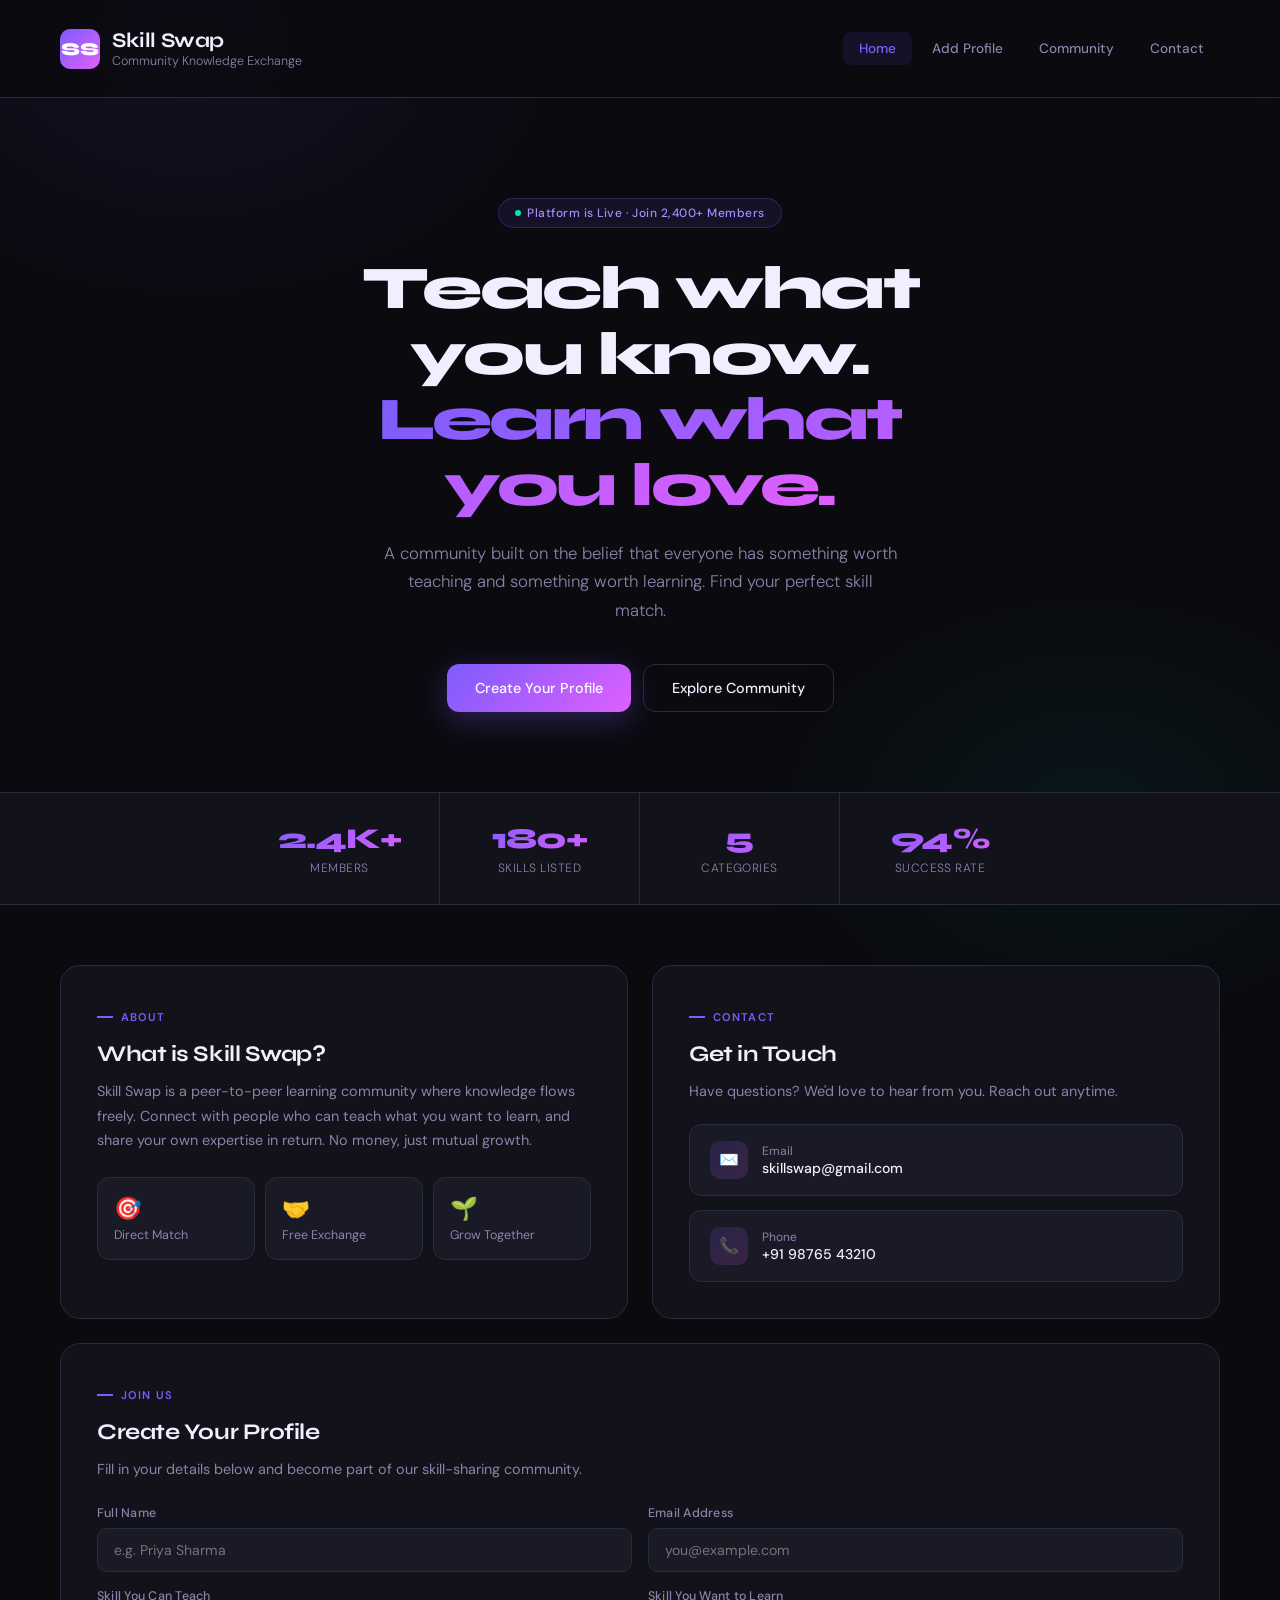
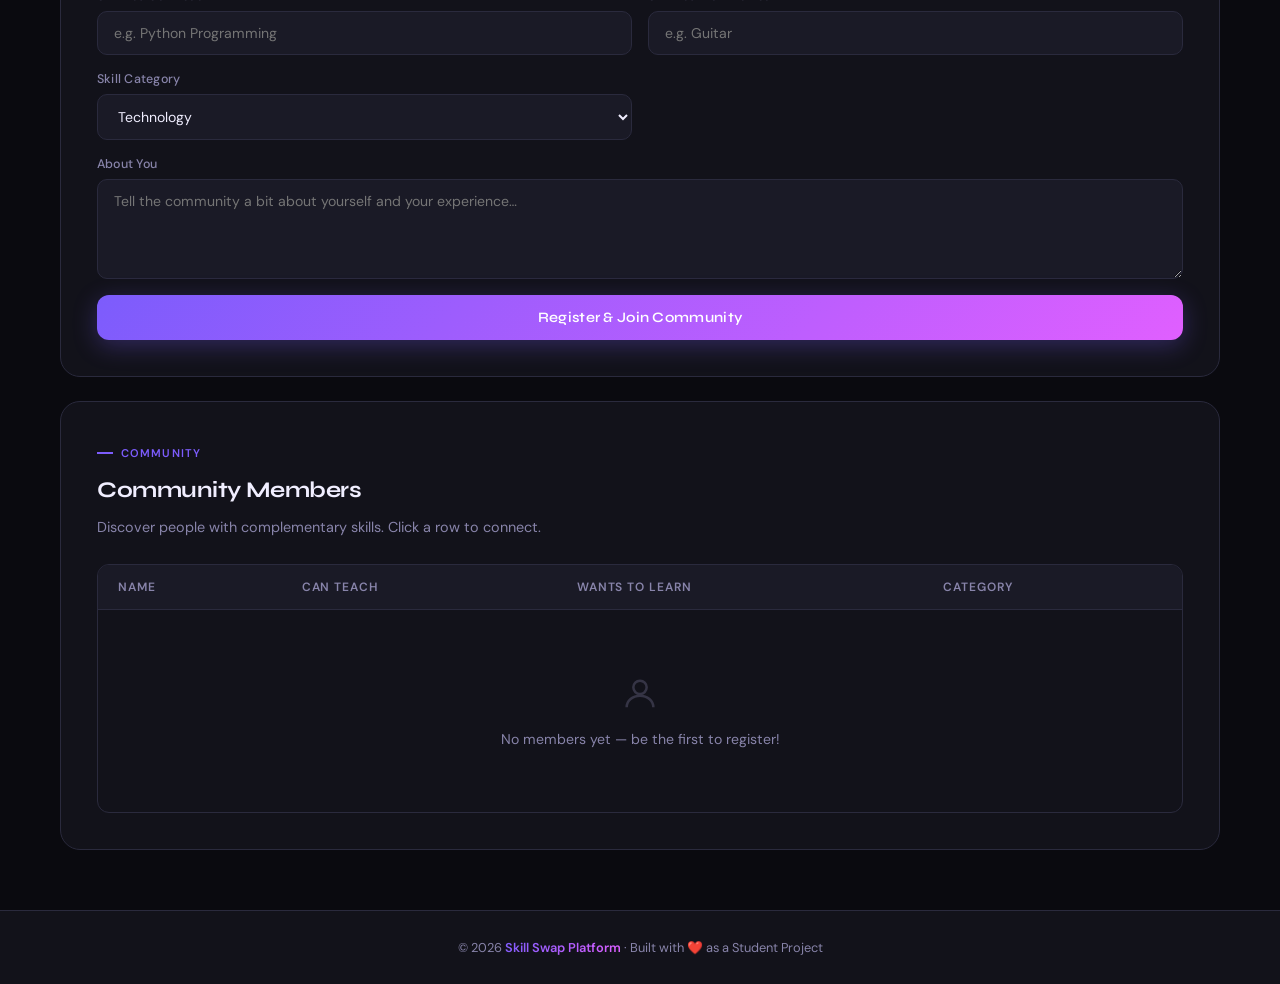
<file: index.html>
<!DOCTYPE html>
<html lang="en">
<head>
    <meta charset="UTF-8">
    <meta name="viewport" content="width=device-width, initial-scale=1.0">
    <title>Skill Swap Platform</title>
    <link href="https://fonts.googleapis.com/css2?family=Syne:wght@400;600;700;800&family=DM+Sans:ital,wght@0,300;0,400;0,500;1,300&display=swap" rel="stylesheet">
    <style>
        :root {
            --bg: #0a0a0f;
            --surface: #12121a;
            --surface2: #1a1a26;
            --border: #2a2a3d;
            --accent: #7c5cfc;
            --accent2: #e05fff;
            --accent3: #00e5c3;
            --text: #f0eeff;
            --text-muted: #8884aa;
            --card-glow: rgba(124, 92, 252, 0.12);
        }

        * { margin: 0; padding: 0; box-sizing: border-box; }

        body {
            font-family: 'DM Sans', sans-serif;
            background: var(--bg);
            color: var(--text);
            min-height: 100vh;
            overflow-x: hidden;
        }

        /* Ambient background */
        body::before {
            content: '';
            position: fixed;
            top: -30%;
            left: -20%;
            width: 70%;
            height: 70%;
            background: radial-gradient(ellipse, rgba(124,92,252,0.08) 0%, transparent 65%);
            pointer-events: none;
            z-index: 0;
        }
        body::after {
            content: '';
            position: fixed;
            bottom: -20%;
            right: -15%;
            width: 60%;
            height: 60%;
            background: radial-gradient(ellipse, rgba(0,229,195,0.06) 0%, transparent 65%);
            pointer-events: none;
            z-index: 0;
        }

        /* ─── HEADER ─── */
        header {
            position: relative;
            z-index: 10;
            padding: 28px 60px;
            display: flex;
            align-items: center;
            justify-content: space-between;
            border-bottom: 1px solid var(--border);
            background: rgba(10,10,15,0.8);
            backdrop-filter: blur(16px);
        }

        .logo {
            display: flex;
            align-items: center;
            gap: 12px;
        }

        .logo-mark {
            width: 40px;
            height: 40px;
            border-radius: 10px;
            background: linear-gradient(135deg, var(--accent), var(--accent2));
            display: flex;
            align-items: center;
            justify-content: center;
            font-family: 'Syne', sans-serif;
            font-weight: 800;
            font-size: 18px;
            color: #fff;
        }

        header h1 {
            font-family: 'Syne', sans-serif;
            font-weight: 700;
            font-size: 1.3rem;
            letter-spacing: -0.02em;
            color: var(--text);
        }

        header p {
            font-size: 0.78rem;
            color: var(--text-muted);
            font-weight: 300;
        }

        /* ─── NAV ─── */
        nav {
            position: relative;
            z-index: 10;
            display: flex;
            gap: 4px;
            align-items: center;
        }

        nav a {
            font-family: 'DM Sans', sans-serif;
            font-size: 0.85rem;
            font-weight: 500;
            color: var(--text-muted);
            text-decoration: none;
            padding: 8px 16px;
            border-radius: 8px;
            transition: all 0.2s;
        }
        nav a:hover { color: var(--text); background: var(--surface2); }
        nav a.active { color: var(--accent); background: rgba(124,92,252,0.1); }

        /* ─── HERO ─── */
        .hero {
            position: relative;
            z-index: 2;
            text-align: center;
            padding: 100px 40px 80px;
            max-width: 780px;
            margin: 0 auto;
        }

        .hero-badge {
            display: inline-flex;
            align-items: center;
            gap: 6px;
            background: rgba(124,92,252,0.1);
            border: 1px solid rgba(124,92,252,0.25);
            border-radius: 100px;
            padding: 6px 16px;
            font-size: 0.75rem;
            font-weight: 500;
            color: #a78bfa;
            margin-bottom: 28px;
            letter-spacing: 0.04em;
        }
        .hero-badge::before {
            content: '';
            width: 6px; height: 6px;
            background: var(--accent3);
            border-radius: 50%;
            animation: pulse 2s infinite;
        }
        @keyframes pulse {
            0%,100% { opacity:1; transform: scale(1); }
            50% { opacity:0.5; transform: scale(0.8); }
        }

        .hero h2 {
            font-family: 'Syne', sans-serif;
            font-weight: 800;
            font-size: clamp(2.4rem, 5vw, 3.8rem);
            letter-spacing: -0.04em;
            line-height: 1.08;
            margin-bottom: 20px;
        }

        .hero h2 span {
            background: linear-gradient(135deg, var(--accent), var(--accent2));
            -webkit-background-clip: text;
            -webkit-text-fill-color: transparent;
            background-clip: text;
        }

        .hero p {
            font-size: 1.05rem;
            color: var(--text-muted);
            font-weight: 300;
            line-height: 1.7;
            max-width: 520px;
            margin: 0 auto 40px;
        }

        .hero-actions {
            display: flex;
            gap: 12px;
            justify-content: center;
            flex-wrap: wrap;
        }

        .btn-primary {
            background: linear-gradient(135deg, var(--accent), var(--accent2));
            color: #fff;
            border: none;
            padding: 14px 28px;
            border-radius: 12px;
            font-family: 'DM Sans', sans-serif;
            font-size: 0.9rem;
            font-weight: 500;
            cursor: pointer;
            transition: all 0.25s;
            box-shadow: 0 8px 32px rgba(124,92,252,0.3);
        }
        .btn-primary:hover { transform: translateY(-2px); box-shadow: 0 12px 40px rgba(124,92,252,0.45); }

        .btn-ghost {
            background: transparent;
            color: var(--text);
            border: 1px solid var(--border);
            padding: 14px 28px;
            border-radius: 12px;
            font-family: 'DM Sans', sans-serif;
            font-size: 0.9rem;
            font-weight: 500;
            cursor: pointer;
            transition: all 0.25s;
        }
        .btn-ghost:hover { border-color: var(--accent); color: var(--accent); background: rgba(124,92,252,0.05); }

        /* ─── STATS BAR ─── */
        .stats-bar {
            position: relative;
            z-index: 2;
            display: flex;
            justify-content: center;
            gap: 0;
            border-top: 1px solid var(--border);
            border-bottom: 1px solid var(--border);
            background: var(--surface);
        }

        .stat-item {
            flex: 1;
            max-width: 200px;
            text-align: center;
            padding: 28px 20px;
            border-right: 1px solid var(--border);
        }
        .stat-item:last-child { border-right: none; }

        .stat-num {
            font-family: 'Syne', sans-serif;
            font-size: 1.8rem;
            font-weight: 800;
            letter-spacing: -0.03em;
            background: linear-gradient(135deg, var(--accent), var(--accent2));
            -webkit-background-clip: text;
            -webkit-text-fill-color: transparent;
            background-clip: text;
        }

        .stat-label {
            font-size: 0.75rem;
            color: var(--text-muted);
            font-weight: 300;
            margin-top: 4px;
            letter-spacing: 0.04em;
            text-transform: uppercase;
        }

        /* ─── MAIN LAYOUT ─── */
        .main-content {
            position: relative;
            z-index: 2;
            display: grid;
            grid-template-columns: 1fr 1fr;
            gap: 24px;
            padding: 60px;
            max-width: 1300px;
            margin: 0 auto;
        }

        /* ─── CARD ─── */
        .card {
            background: var(--surface);
            border: 1px solid var(--border);
            border-radius: 20px;
            padding: 36px;
            transition: all 0.3s;
            position: relative;
            overflow: hidden;
        }
        .card::before {
            content: '';
            position: absolute;
            top: 0; left: 0; right: 0;
            height: 1px;
            background: linear-gradient(90deg, transparent, rgba(124,92,252,0.4), transparent);
            opacity: 0;
            transition: opacity 0.3s;
        }
        .card:hover { border-color: rgba(124,92,252,0.3); box-shadow: 0 20px 60px var(--card-glow); }
        .card:hover::before { opacity: 1; }

        .card-full { grid-column: 1 / -1; }

        .section-tag {
            display: inline-flex;
            align-items: center;
            gap: 8px;
            font-size: 0.7rem;
            font-weight: 600;
            letter-spacing: 0.1em;
            text-transform: uppercase;
            color: var(--accent);
            margin-bottom: 16px;
        }
        .section-tag::before {
            content: '';
            display: block;
            width: 16px; height: 2px;
            background: var(--accent);
        }

        .card h2 {
            font-family: 'Syne', sans-serif;
            font-weight: 700;
            font-size: 1.4rem;
            letter-spacing: -0.02em;
            margin-bottom: 12px;
        }
        .card > p {
            color: var(--text-muted);
            font-size: 0.9rem;
            line-height: 1.7;
        }

        /* ─── FORM ─── */
        .form-grid {
            display: grid;
            grid-template-columns: 1fr 1fr;
            gap: 16px;
            margin-top: 24px;
        }

        .form-group {
            display: flex;
            flex-direction: column;
            gap: 7px;
        }
        .form-group.full { grid-column: 1 / -1; }

        label {
            font-size: 0.78rem;
            font-weight: 500;
            color: var(--text-muted);
            letter-spacing: 0.02em;
        }

        input[type="text"],
        input[type="email"],
        select,
        textarea {
            background: var(--surface2);
            border: 1px solid var(--border);
            border-radius: 10px;
            padding: 12px 16px;
            color: var(--text);
            font-family: 'DM Sans', sans-serif;
            font-size: 0.88rem;
            outline: none;
            transition: all 0.2s;
            width: 100%;
        }

        input:focus, select:focus, textarea:focus {
            border-color: var(--accent);
            background: rgba(124,92,252,0.04);
            box-shadow: 0 0 0 3px rgba(124,92,252,0.12);
        }

        select option { background: var(--surface2); }

        textarea {
            resize: vertical;
            min-height: 100px;
        }

        input[type="submit"], .submit-btn {
            grid-column: 1 / -1;
            background: linear-gradient(135deg, var(--accent), var(--accent2));
            color: #fff;
            border: none;
            padding: 14px;
            border-radius: 12px;
            font-family: 'Syne', sans-serif;
            font-size: 0.9rem;
            font-weight: 600;
            cursor: pointer;
            letter-spacing: 0.02em;
            transition: all 0.25s;
            box-shadow: 0 6px 24px rgba(124,92,252,0.3);
        }
        input[type="submit"]:hover, .submit-btn:hover {
            transform: translateY(-1px);
            box-shadow: 0 10px 32px rgba(124,92,252,0.45);
        }

        /* ─── TABLE ─── */
        .table-wrapper {
            overflow-x: auto;
            margin-top: 24px;
            border-radius: 12px;
            border: 1px solid var(--border);
        }

        table {
            width: 100%;
            border-collapse: collapse;
        }

        thead tr {
            background: var(--surface2);
        }

        th {
            font-family: 'DM Sans', sans-serif;
            font-size: 0.75rem;
            font-weight: 600;
            letter-spacing: 0.08em;
            text-transform: uppercase;
            color: var(--text-muted);
            padding: 14px 20px;
            text-align: left;
            border-bottom: 1px solid var(--border);
        }

        td {
            padding: 16px 20px;
            font-size: 0.88rem;
            border-bottom: 1px solid rgba(42,42,61,0.5);
            vertical-align: middle;
        }

        tbody tr:last-child td { border-bottom: none; }

        tbody tr {
            transition: background 0.2s;
        }
        tbody tr:hover { background: rgba(124,92,252,0.04); }

        .skill-badge {
            display: inline-flex;
            align-items: center;
            gap: 6px;
            padding: 4px 12px;
            border-radius: 6px;
            font-size: 0.78rem;
            font-weight: 500;
        }
        .skill-teach {
            background: rgba(0,229,195,0.1);
            color: var(--accent3);
            border: 1px solid rgba(0,229,195,0.2);
        }
        .skill-learn {
            background: rgba(124,92,252,0.1);
            color: #a78bfa;
            border: 1px solid rgba(124,92,252,0.2);
        }
        .cat-badge {
            background: var(--surface2);
            color: var(--text-muted);
            border: 1px solid var(--border);
            padding: 3px 10px;
            border-radius: 6px;
            font-size: 0.75rem;
        }

        .empty-state {
            text-align: center;
            padding: 48px;
            color: var(--text-muted);
        }
        .empty-state svg {
            opacity: 0.3;
            margin-bottom: 12px;
        }
        .empty-state p { font-size: 0.88rem; }

        /* ─── CONTACT ─── */
        .contact-items {
            display: flex;
            flex-direction: column;
            gap: 14px;
            margin-top: 20px;
        }
        .contact-item {
            display: flex;
            align-items: center;
            gap: 14px;
            padding: 16px 20px;
            background: var(--surface2);
            border: 1px solid var(--border);
            border-radius: 12px;
            transition: all 0.2s;
        }
        .contact-item:hover { border-color: rgba(124,92,252,0.3); }
        .contact-icon {
            width: 38px; height: 38px;
            border-radius: 10px;
            background: linear-gradient(135deg, rgba(124,92,252,0.15), rgba(224,95,255,0.15));
            display: flex; align-items: center; justify-content: center;
            font-size: 16px;
            flex-shrink: 0;
        }
        .contact-label { font-size: 0.75rem; color: var(--text-muted); }
        .contact-value { font-size: 0.88rem; font-weight: 500; }

        /* ─── FOOTER ─── */
        footer {
            position: relative;
            z-index: 2;
            text-align: center;
            padding: 28px 40px;
            border-top: 1px solid var(--border);
            color: var(--text-muted);
            font-size: 0.8rem;
            background: var(--surface);
        }
        footer span {
            background: linear-gradient(135deg, var(--accent), var(--accent2));
            -webkit-background-clip: text;
            -webkit-text-fill-color: transparent;
            background-clip: text;
            font-weight: 600;
        }

        /* Staggered entrance animation */
        .animate-in {
            opacity: 0;
            transform: translateY(20px);
            animation: fadeUp 0.5s ease forwards;
        }
        @keyframes fadeUp {
            to { opacity: 1; transform: translateY(0); }
        }
        .delay-1 { animation-delay: 0.1s; }
        .delay-2 { animation-delay: 0.2s; }
        .delay-3 { animation-delay: 0.3s; }
        .delay-4 { animation-delay: 0.4s; }

        @media (max-width: 900px) {
            header { padding: 20px 24px; flex-wrap: wrap; gap: 16px; }
            .main-content { grid-template-columns: 1fr; padding: 24px; gap: 16px; }
            .card-full { grid-column: 1; }
            .form-grid { grid-template-columns: 1fr; }
            .hero { padding: 60px 24px 50px; }
            .stats-bar { flex-wrap: wrap; }
            .stat-item { flex: 1 1 40%; border-bottom: 1px solid var(--border); }
        }
    </style>
</head>
<body>

<!-- HEADER -->
<header>
    <div class="logo">
        <div class="logo-mark">SS</div>
        <div>
            <h1>Skill Swap</h1>
            <p>Community Knowledge Exchange</p>
        </div>
    </div>
    <nav>
        <a href="#" class="active">Home</a>
        <a href="#profile-form">Add Profile</a>
        <a href="#community">Community</a>
        <a href="#contact">Contact</a>
    </nav>
</header>

<!-- HERO -->
<section class="hero">
    <div class="hero-badge animate-in">Platform is Live · Join 2,400+ Members</div>
    <h2 class="animate-in delay-1">Teach what you know.<br><span>Learn what you love.</span></h2>
    <p class="animate-in delay-2">A community built on the belief that everyone has something worth teaching and something worth learning. Find your perfect skill match.</p>
    <div class="hero-actions animate-in delay-3">
        <button class="btn-primary" onclick="document.getElementById('profile-form').scrollIntoView({behavior:'smooth'})">Create Your Profile</button>
        <button class="btn-ghost" onclick="document.getElementById('community').scrollIntoView({behavior:'smooth'})">Explore Community</button>
    </div>
</section>

<!-- STATS BAR -->
<div class="stats-bar animate-in delay-4">
    <div class="stat-item">
        <div class="stat-num">2.4K+</div>
        <div class="stat-label">Members</div>
    </div>
    <div class="stat-item">
        <div class="stat-num">180+</div>
        <div class="stat-label">Skills Listed</div>
    </div>
    <div class="stat-item">
        <div class="stat-num">5</div>
        <div class="stat-label">Categories</div>
    </div>
    <div class="stat-item">
        <div class="stat-num">94%</div>
        <div class="stat-label">Success Rate</div>
    </div>
</div>

<!-- MAIN CONTENT -->
<div class="main-content">

    <!-- ABOUT -->
    <div class="card animate-in delay-1">
        <div class="section-tag">About</div>
        <h2>What is Skill Swap?</h2>
        <p>Skill Swap is a peer-to-peer learning community where knowledge flows freely. Connect with people who can teach what you want to learn, and share your own expertise in return. No money, just mutual growth.</p>
        <div style="display:flex; gap:10px; margin-top:24px; flex-wrap:wrap;">
            <div style="flex:1; min-width:120px; padding:16px; background:var(--surface2); border-radius:12px; border:1px solid var(--border);">
                <div style="font-size:1.4rem; margin-bottom:4px;">🎯</div>
                <div style="font-size:0.78rem; color:var(--text-muted);">Direct Match</div>
            </div>
            <div style="flex:1; min-width:120px; padding:16px; background:var(--surface2); border-radius:12px; border:1px solid var(--border);">
                <div style="font-size:1.4rem; margin-bottom:4px;">🤝</div>
                <div style="font-size:0.78rem; color:var(--text-muted);">Free Exchange</div>
            </div>
            <div style="flex:1; min-width:120px; padding:16px; background:var(--surface2); border-radius:12px; border:1px solid var(--border);">
                <div style="font-size:1.4rem; margin-bottom:4px;">🌱</div>
                <div style="font-size:0.78rem; color:var(--text-muted);">Grow Together</div>
            </div>
        </div>
    </div>

    <!-- CONTACT -->
    <div class="card animate-in delay-2" id="contact">
        <div class="section-tag">Contact</div>
        <h2>Get in Touch</h2>
        <p>Have questions? We'd love to hear from you. Reach out anytime.</p>
        <div class="contact-items">
            <div class="contact-item">
                <div class="contact-icon">✉️</div>
                <div>
                    <div class="contact-label">Email</div>
                    <div class="contact-value">skillswap@gmail.com</div>
                </div>
            </div>
            <div class="contact-item">
                <div class="contact-icon">📞</div>
                <div>
                    <div class="contact-label">Phone</div>
                    <div class="contact-value">+91 98765 43210</div>
                </div>
            </div>
        </div>
    </div>

    <!-- PROFILE FORM -->
    <div class="card card-full animate-in delay-1" id="profile-form">
        <div class="section-tag">Join Us</div>
        <h2>Create Your Profile</h2>
        <p>Fill in your details below and become part of our skill-sharing community.</p>

        <form id="registerForm">
            <div class="form-grid">
                <div class="form-group">
                    <label for="name">Full Name</label>
                    <input type="text" id="name" placeholder="e.g. Priya Sharma" required>
                </div>
                <div class="form-group">
                    <label for="email">Email Address</label>
                    <input type="email" id="email" placeholder="you@example.com" required>
                </div>
                <div class="form-group">
                    <label for="teach">Skill You Can Teach</label>
                    <input type="text" id="teach" placeholder="e.g. Python Programming" required>
                </div>
                <div class="form-group">
                    <label for="learn">Skill You Want to Learn</label>
                    <input type="text" id="learn" placeholder="e.g. Guitar" required>
                </div>
                <div class="form-group">
                    <label for="category">Skill Category</label>
                    <select id="category">
                        <option value="Technology">Technology</option>
                        <option value="Arts">Arts</option>
                        <option value="Music">Music</option>
                        <option value="Cooking">Cooking</option>
                        <option value="Sports">Sports</option>
                    </select>
                </div>
                <div class="form-group full">
                    <label for="about">About You</label>
                    <textarea id="about" placeholder="Tell the community a bit about yourself and your experience…"></textarea>
                </div>
                <input type="submit" value="Register & Join Community">
            </div>
        </form>
    </div>

    <!-- COMMUNITY TABLE -->
    <div class="card card-full animate-in delay-2" id="community">
        <div class="section-tag">Community</div>
        <h2>Community Members</h2>
        <p>Discover people with complementary skills. Click a row to connect.</p>

        <div class="table-wrapper">
            <table id="membersTable">
                <thead>
                    <tr>
                        <th>Name</th>
                        <th>Can Teach</th>
                        <th>Wants to Learn</th>
                        <th>Category</th>
                    </tr>
                </thead>
                <tbody id="membersBody">
                    <tr>
                        <td colspan="4">
                            <div class="empty-state">
                                <svg width="40" height="40" viewBox="0 0 24 24" fill="none" stroke="currentColor" stroke-width="1.5"><circle cx="12" cy="8" r="4"/><path d="M4 20c0-4 3.6-7 8-7s8 3 8 7"/></svg>
                                <p>No members yet — be the first to register!</p>
                            </div>
                        </td>
                    </tr>
                </tbody>
            </table>
        </div>
    </div>

</div>

<!-- FOOTER -->
<footer>
    <p>© 2026 <span>Skill Swap Platform</span> · Built with ❤️ as a Student Project</p>
</footer>

<script>
    const form = document.getElementById('registerForm');
    const body = document.getElementById('membersBody');
    let members = [];

    form.addEventListener('submit', function(e) {
        e.preventDefault();
        const name     = document.getElementById('name').value.trim();
        const email    = document.getElementById('email').value.trim();
        const teach    = document.getElementById('teach').value.trim();
        const learn    = document.getElementById('learn').value.trim();
        const category = document.getElementById('category').value;

        if (!name || !teach || !learn) return;

        members.push({ name, email, teach, learn, category });
        renderTable();
        form.reset();

        document.getElementById('community').scrollIntoView({ behavior: 'smooth' });
    });

    function renderTable() {
        if (members.length === 0) {
            body.innerHTML = `<tr><td colspan="4"><div class="empty-state"><svg width="40" height="40" viewBox="0 0 24 24" fill="none" stroke="currentColor" stroke-width="1.5"><circle cx="12" cy="8" r="4"/><path d="M4 20c0-4 3.6-7 8-7s8 3 8 7"/></svg><p>No members yet — be the first to register!</p></div></td></tr>`;
            return;
        }
        body.innerHTML = members.map((m, i) => `
            <tr style="animation: fadeUp 0.3s ease ${i * 0.05}s both;">
                <td>
                    <div style="display:flex;align-items:center;gap:12px;">
                        <div style="width:32px;height:32px;border-radius:8px;background:linear-gradient(135deg,var(--accent),var(--accent2));display:flex;align-items:center;justify-content:center;font-family:'Syne',sans-serif;font-weight:700;font-size:0.8rem;flex-shrink:0;">${m.name[0].toUpperCase()}</div>
                        <div>
                            <div style="font-weight:500;">${m.name}</div>
                            <div style="font-size:0.72rem;color:var(--text-muted);">${m.email}</div>
                        </div>
                    </div>
                </td>
                <td><span class="skill-badge skill-teach">↑ ${m.teach}</span></td>
                <td><span class="skill-badge skill-learn">↓ ${m.learn}</span></td>
                <td><span class="cat-badge">${m.category}</span></td>
            </tr>
        `).join('');
    }
</script>
</body>
</html>
</file>
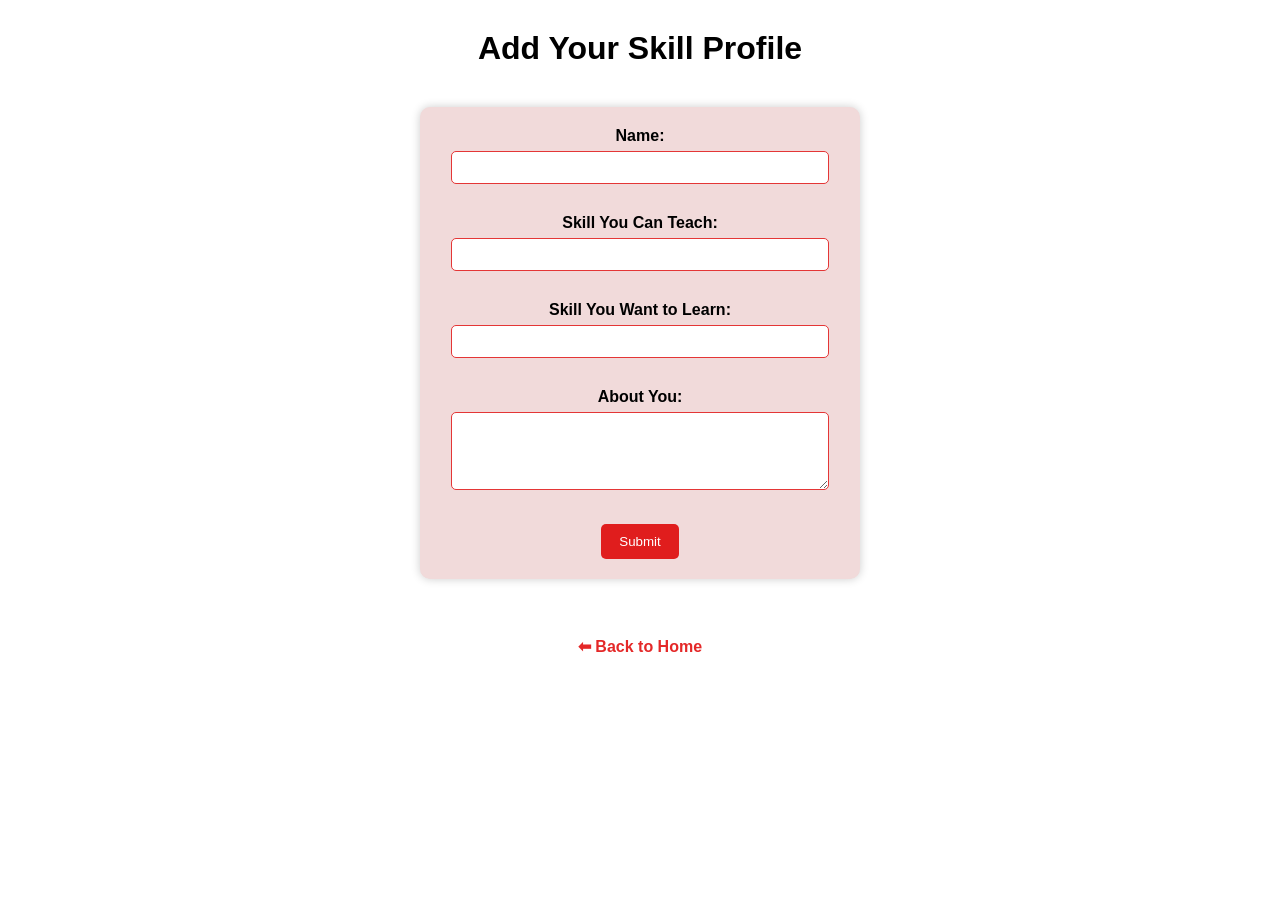
<file: addprofile.html>
<!DOCTYPE html>
<html>
<head>
    <title>Add Profile - Skill Swap</title>
    <link rel="stylesheet" href="addprofile.css">

</head>

<body>

<h1>Add Your Skill Profile</h1>

<form onsubmit="addProfile(); return false;">

    <label>Name:</label><br>
    <input type="text" id="name" required><br><br>

    <label>Skill You Can Teach:</label><br>
    <input type="text" id="teach" required><br><br>

    <label>Skill You Want to Learn:</label><br>
    <input type="text" id="learn" required><br><br>

    <label>About You:</label><br>
    <textarea id="about" rows="4"></textarea><br><br>

    <button type="submit">Submit</button>

</form>

<br>
<a href="index.html">⬅ Back to Home</a>

<!-- Link JavaScript -->
<script src="script.js"></script>

</body>
</html>
</file>
<file: addprofile.css>
/* Page background */
body {
    font-family: Arial, sans-serif;
    background-color: #ffffff;
    margin: 0;
    text-align: center;
}

/* Main form container */
form {
    background: rgb(241, 218, 218);
    width: 400px;
    margin: 40px auto;
    padding: 20px;
    border-radius: 10px;
    box-shadow: 0 0 10px rgba(0,0,0,0.2);
}

/* Heading */
h1 {
    color: #000000;
    margin-top: 30px;
}

/* Labels */
label {
    font-weight: bold;
}

/* Input fields */
input, textarea {
    width: 90%;
    padding: 8px;
    margin-top: 6px;
    margin-bottom: 12px;
    border-radius: 5px;
    border: 1px solid #e43636;
}

/* Button */
button {
    background-color: #e01d1d;
    color: white;
    border: none;
    padding: 10px 18px;
    border-radius: 5px;
    cursor: pointer;
}

button:hover {
    background-color: #e43535;
}

/* Back link */
a {
    text-decoration: none;
    color: #e42828;
    font-weight: bold;
}

a:hover {
    text-decoration: underline;
}
</file>
